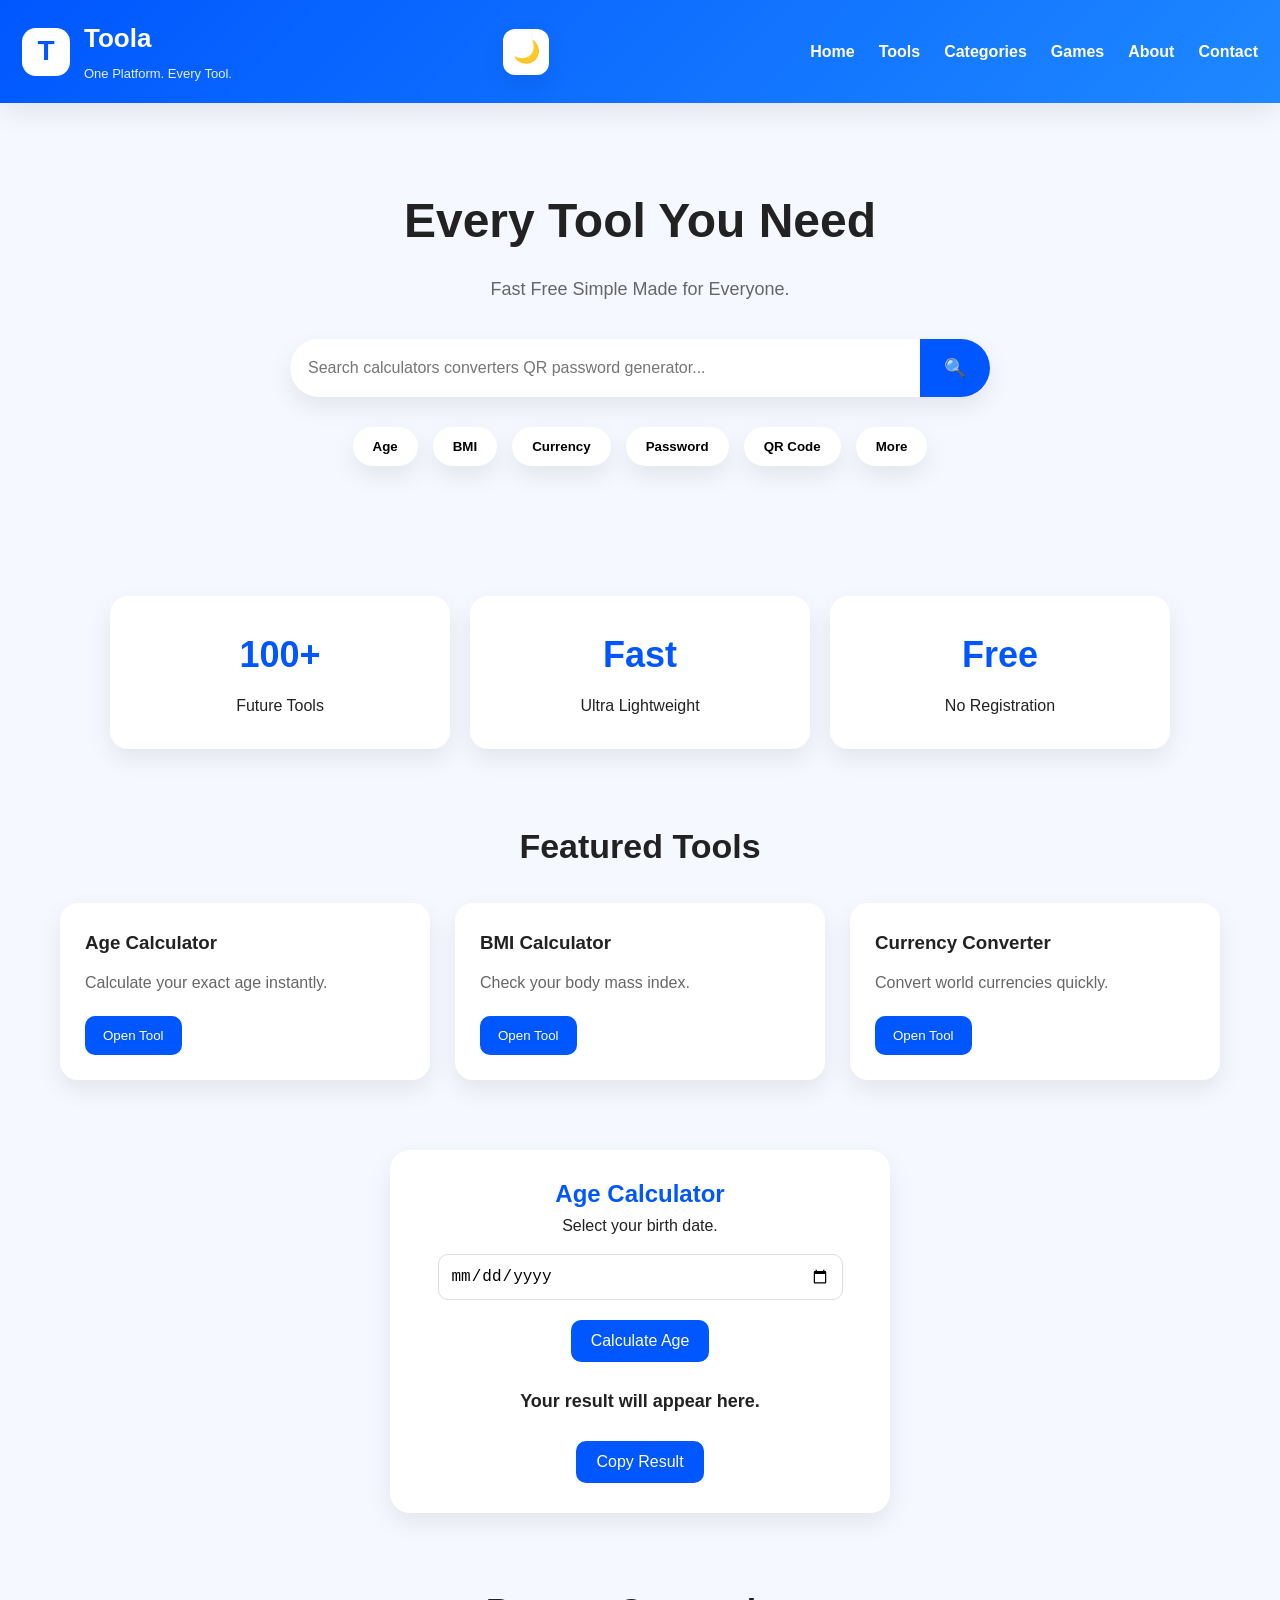
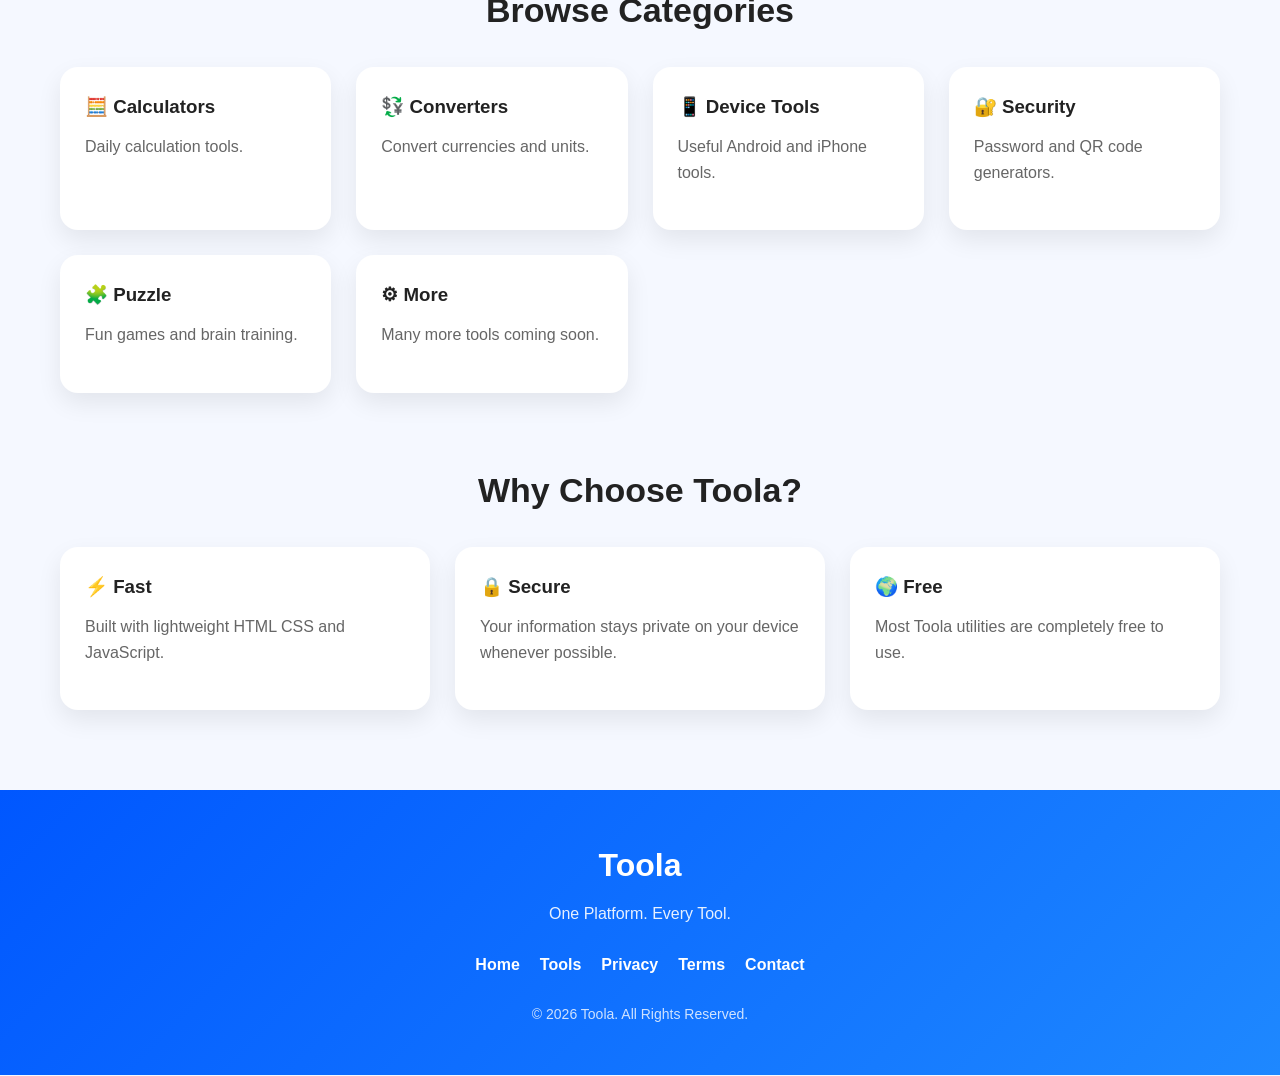
<file: index.html>
<!DOCTYPE html>
<html lang="en">

<head>

<meta charset="UTF-8">

<meta name="viewport" content="width=device-width, initial-scale=1.0">

<meta name="theme-color" content="#0057ff">

<meta name="description" content="Toola | One Platform. Every Tool.">

<meta name="keywords" content="Toola, Calculator, Converter, QR Code, Password Generator, BMI, Age Calculator">

<meta name="author" content="M Nasir Afridi">

<title>Toola | One Platform. Every Tool.</title>

<link rel="stylesheet" href="assets/css/style.css">

</head>

<body>

<header>

<div class="logo">

<div class="logoIcon">T</div>

<div>

<h2>Toola</h2>

<span>One Platform. Every Tool.</span>

</div>

</div>

<div class="headerButtons">

<button id="darkModeButton" type="button">🌙</button>

<button id="menuButton" type="button">☰</button>

</div>

<nav id="navigation">

<a href="#">Home</a>

<a href="#">Tools</a>

<a href="#">Categories</a>

<a href="#">Games</a>

<a href="#">About</a>

<a href="#">Contact</a>

</nav>

</header>

<section class="hero">

<div class="heroContent">

<h1>Every Tool You Need</h1>

<p>Fast Free Simple Made for Everyone.</p>

<div class="searchBox">

<input
type="search"
id="search"
placeholder="Search calculators converters QR password generator..."
>

<button type="button">🔍</button>

</div>

<div class="quickTools">

<button type="button">Age</button>

<button type="button">BMI</button>

<button type="button">Currency</button>

<button type="button">Password</button>

<button type="button">QR Code</button>

<button type="button">More</button>

</div>

</div>

</section>

<section class="stats">

<div class="stat">

<h2>100+</h2>

<p>Future Tools</p>

</div>

<div class="stat">

<h2>Fast</h2>

<p>Ultra Lightweight</p>

</div>

<div class="stat">

<h2>Free</h2>

<p>No Registration</p>

</div>

</section>

<section class="featured">

<h2>Featured Tools</h2>

<div class="grid">

<div class="card">

<h3>Age Calculator</h3>

<p>Calculate your exact age instantly.</p>

<button type="button">Open Tool</button>

</div>

<div class="card">

<h3>BMI Calculator</h3>

<p>Check your body mass index.</p>

<button type="button">Open Tool</button>

</div>

<div class="card">

<h3>Currency Converter</h3>

<p>Convert world currencies quickly.</p>

<button type="button">Open Tool</button>

</div>

</div>

</section>

<section class="toolCard">

<h2>Age Calculator</h2>

<p>Select your birth date.</p>

<input type="date" id="birthDate">

<button id="calculateAge" type="button">

Calculate Age

</button>

<div id="ageResult">

Your result will appear here.

</div>

<button id="copyAge" type="button">

Copy Result

</button>

</section>
<section class="categories">

<h2>Browse Categories</h2>

<div class="grid">

<div class="card">
<h3>🧮 Calculators</h3>
<p>Daily calculation tools.</p>
</div>

<div class="card">
<h3>💱 Converters</h3>
<p>Convert currencies and units.</p>
</div>

<div class="card">
<h3>📱 Device Tools</h3>
<p>Useful Android and iPhone tools.</p>
</div>

<div class="card">
<h3>🔐 Security</h3>
<p>Password and QR code generators.</p>
</div>

<div class="card">
<h3>🧩 Puzzle</h3>
<p>Fun games and brain training.</p>
</div>

<div class="card">
<h3>⚙ More</h3>
<p>Many more tools coming soon.</p>
</div>

</div>

</section>

<section class="whyToola">

<h2>Why Choose Toola?</h2>

<div class="grid">

<div class="card">

<h3>⚡ Fast</h3>

<p>Built with lightweight HTML CSS and JavaScript.</p>

</div>

<div class="card">

<h3>🔒 Secure</h3>

<p>Your information stays private on your device whenever possible.</p>

</div>

<div class="card">

<h3>🌍 Free</h3>

<p>Most Toola utilities are completely free to use.</p>

</div>

</div>

</section>

<footer>

<div class="footerLogo">

<h2>Toola</h2>

<p>One Platform. Every Tool.</p>

</div>

<div class="footerLinks">

<a href="#">Home</a>

<a href="#">Tools</a>

<a href="#">Privacy</a>

<a href="#">Terms</a>

<a href="#">Contact</a>

</div>

<p class="copyright">

© 2026 Toola. All Rights Reserved.

</p>

</footer>

<script src="assets/js/app.js"></script>

</body>

  </html>
</file>
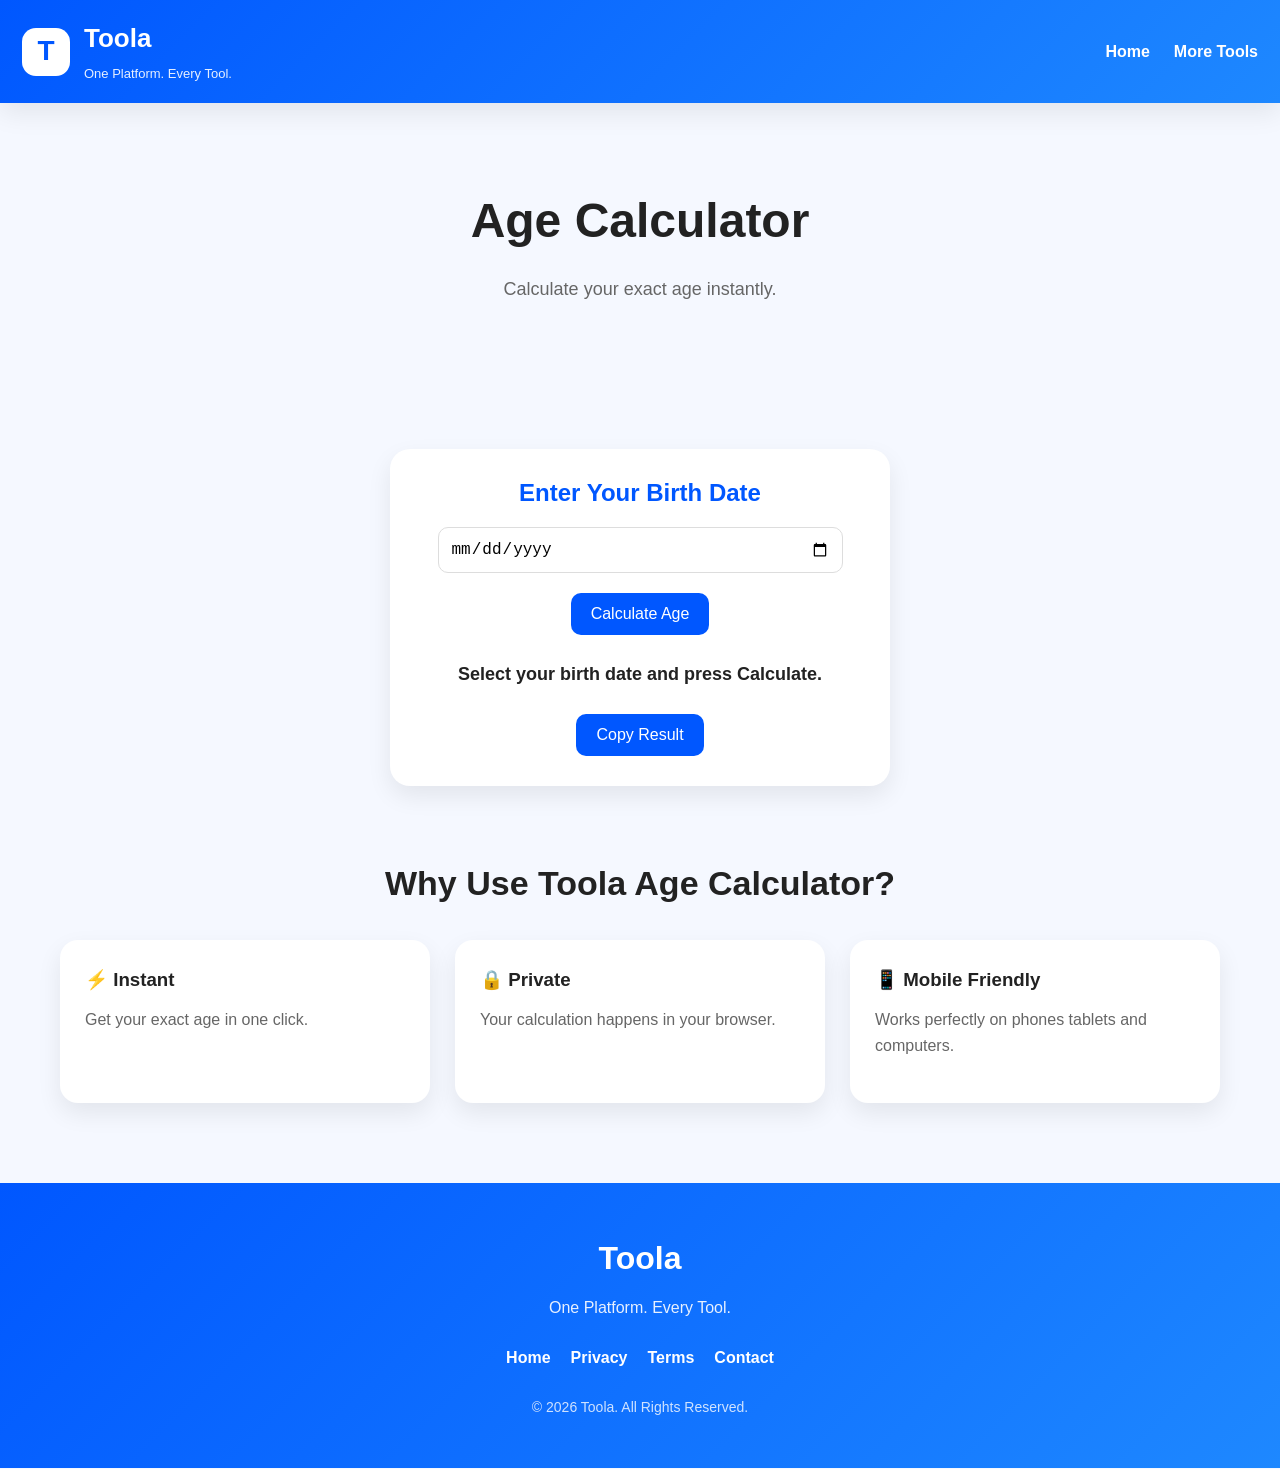
<file: tools/age-calculator.html>
<!DOCTYPE html>
<html lang="en">

<head>

<meta charset="UTF-8">

<meta name="viewport" content="width=device-width, initial-scale=1.0">

<meta name="theme-color" content="#0057ff">

<meta name="description" content="Free Age Calculator by Toola">

<title>Age Calculator | Toola</title>

<link rel="stylesheet" href="../assets/css/style.css">

</head>

<body>

<header>

<div class="logo">

<div class="logoIcon">T</div>

<div>

<h2>Toola</h2>

<span>One Platform. Every Tool.</span>

</div>

</div>

<nav>

<a href="../index.html">Home</a>

<a href="#">More Tools</a>

</nav>

</header>

<section class="hero">

<div class="heroContent">

<h1>Age Calculator</h1>

<p>

Calculate your exact age instantly.

</p>

</div>

</section>

<section class="toolCard">

<h2>Enter Your Birth Date</h2>

<input type="date" id="birthDate">

<button id="calculateAge" type="button">

Calculate Age

</button>

<div id="ageResult">

Select your birth date and press Calculate.

</div>

<button id="copyAge" type="button">

Copy Result

</button>

</section>
  <section class="whyToola">

<h2>Why Use Toola Age Calculator?</h2>

<div class="grid">

<div class="card">

<h3>⚡ Instant</h3>

<p>Get your exact age in one click.</p>

</div>

<div class="card">

<h3>🔒 Private</h3>

<p>Your calculation happens in your browser.</p>

</div>

<div class="card">

<h3>📱 Mobile Friendly</h3>

<p>Works perfectly on phones tablets and computers.</p>

</div>

</div>

</section>

<footer>

<div class="footerLogo">

<h2>Toola</h2>

<p>One Platform. Every Tool.</p>

</div>

<div class="footerLinks">

<a href="../index.html">Home</a>

<a href="#">Privacy</a>

<a href="#">Terms</a>

<a href="#">Contact</a>

</div>

<p class="copyright">

© 2026 Toola. All Rights Reserved.

</p>

</footer>

<script src="../assets/js/app.js"></script>

</body>

</html>
</file>
<file: assets/css/style.css>
*{
margin:0;
padding:0;
box-sizing:border-box;
}

:root{
--primary:#0057ff;
--secondary:#1e88ff;
--background:#f5f8ff;
--white:#ffffff;
--text:#222;
--shadow:0 10px 25px rgba(0,0,0,.08);
--radius:18px;
}

html{
scroll-behavior:smooth;
}

body{
font-family:Arial,Helvetica,sans-serif;
background:var(--background);
color:var(--text);
line-height:1.6;
}

img{
max-width:100%;
display:block;
}

a{
text-decoration:none;
color:inherit;
}

button{
cursor:pointer;
font-family:inherit;
transition:.3s;
}

button:hover{
transform:translateY(-2px);
}

header{
position:sticky;
top:0;
z-index:1000;
display:flex;
justify-content:space-between;
align-items:center;
padding:18px 22px;
background:linear-gradient(135deg,var(--primary),var(--secondary));
color:#fff;
box-shadow:var(--shadow);
}

.logo{
display:flex;
align-items:center;
gap:14px;
}

.logoIcon{
width:48px;
height:48px;
border-radius:14px;
background:#fff;
color:var(--primary);
display:flex;
justify-content:center;
align-items:center;
font-size:28px;
font-weight:bold;
}

.logo h2{
font-size:26px;
}

.logo span{
font-size:13px;
opacity:.9;
}

#menuButton{
display:none;
background:#fff;
color:var(--primary);
border:none;
width:46px;
height:46px;
border-radius:12px;
font-size:24px;
}

nav{
display:flex;
gap:24px;
}

nav a{
color:#fff;
font-weight:600;
transition:.3s;
}

nav a:hover{
opacity:.8;
}

.hero{
padding:80px 20px;
text-align:center;
max-width:1200px;
margin:auto;
}

.heroContent h1{
font-size:48px;
margin-bottom:15px;
font-weight:800;
}

.heroContent p{
font-size:18px;
color:#666;
margin-bottom:35px;
}

.searchBox{
display:flex;
justify-content:center;
align-items:center;
max-width:700px;
margin:0 auto 30px;
background:#fff;
border-radius:50px;
overflow:hidden;
box-shadow:var(--shadow);
}

.searchBox input{
flex:1;
padding:18px;
border:none;
outline:none;
font-size:16px;
background:transparent;
}

.searchBox button{
background:var(--primary);
color:#fff;
border:none;
padding:18px 24px;
font-size:18px;
}

.quickTools{
display:flex;
justify-content:center;
flex-wrap:wrap;
gap:15px;
margin-top:20px;
}

.quickTools button{
background:#fff;
border:none;
padding:12px 20px;
border-radius:30px;
box-shadow:var(--shadow);
font-weight:600;
}

.stats{
display:grid;
grid-template-columns:repeat(auto-fit,minmax(220px,1fr));
gap:20px;
max-width:1100px;
margin:50px auto;
padding:0 20px;
}

.stat{
background:#fff;
padding:30px;
border-radius:var(--radius);
text-align:center;
box-shadow:var(--shadow);
}

.stat h2{
font-size:36px;
color:var(--primary);
margin-bottom:10px;
}

.featured{
max-width:1200px;
margin:70px auto;
padding:0 20px;
}

.featured h2{
text-align:center;
margin-bottom:30px;
font-size:34px;
}

.grid{
display:grid;
grid-template-columns:repeat(auto-fit,minmax(260px,1fr));
gap:25px;
}

.card{
background:#fff;
padding:25px;
border-radius:var(--radius);
box-shadow:var(--shadow);
transition:.3s;
}

.card:hover{
transform:translateY(-8px);
}

.card h3{
margin-bottom:12px;
}

.card p{
margin-bottom:20px;
color:#666;
}

.card button{
background:var(--primary);
color:#fff;
border:none;
padding:12px 18px;
border-radius:10px;
  }

  .categories,
.whyToola{
max-width:1200px;
margin:70px auto;
padding:0 20px;
}

.categories h2,
.whyToola h2{
text-align:center;
font-size:34px;
margin-bottom:30px;
}

footer{
margin-top:80px;
background:linear-gradient(135deg,var(--primary),var(--secondary));
color:#fff;
padding:50px 20px;
text-align:center;
}

.footerLogo h2{
font-size:32px;
margin-bottom:10px;
}

.footerLogo p{
opacity:.9;
margin-bottom:25px;
}

.footerLinks{
display:flex;
justify-content:center;
flex-wrap:wrap;
gap:20px;
margin-bottom:25px;
}

.footerLinks a{
color:#fff;
font-weight:600;
transition:.3s;
}

.footerLinks a:hover{
opacity:.8;
}

.copyright{
font-size:14px;
opacity:.8;
}

@media(max-width:768px){

header{
padding:15px;
}

.logo h2{
font-size:22px;
}

.logo span{
display:none;
}

#menuButton{
display:block;
}

nav{
display:none;
position:absolute;
top:80px;
left:0;
width:100%;
background:linear-gradient(135deg,var(--primary),var(--secondary));
flex-direction:column;
padding:20px;
gap:18px;
}

.hero{
padding:60px 15px;
}

.heroContent h1{
font-size:34px;
}

.heroContent p{
font-size:16px;
}

.searchBox{
flex-direction:column;
border-radius:20px;
}

.searchBox input{
width:100%;
text-align:center;
}

.searchBox button{
width:100%;
}

.quickTools{
gap:10px;
}

.quickTools button{
width:48%;
}

.grid{
grid-template-columns:1fr;
}

.stats{
grid-template-columns:1fr;
}

.footerLinks{
flex-direction:column;
gap:12px;
}

}

html{
scroll-behavior:smooth;
}

.card,
.stat,
.quickTools button,
.searchBox,
button{
transition:all .3s ease;
  }
#darkModeButton{
background:#ffffff;
color:#0057ff;
border:none;
width:46px;
height:46px;
border-radius:12px;
font-size:22px;
margin-left:10px;
box-shadow:var(--shadow);
}

.darkMode{
background:#111827;
color:#f3f4f6;
}

.darkMode .card,
.darkMode .stat,
.darkMode .searchBox,
.darkMode .quickTools button{
background:#1f2937;
color:#ffffff;
}

.darkMode input{
color:#ffffff;
background:transparent;
}
/* Age Calculator */

.toolCard{
background:#ffffff;
padding:25px;
margin:30px auto;
max-width:500px;
border-radius:20px;
box-shadow:var(--shadow);
text-align:center;
}

.toolCard h2{
color:#0057ff;
}

.toolCard input{
width:90%;
padding:12px;
margin:15px 0;
border-radius:10px;
border:1px solid #ddd;
font-size:16px;
}

.toolCard button{
background:#0057ff;
color:white;
border:none;
padding:12px 20px;
border-radius:10px;
cursor:pointer;
margin:5px;
font-size:16px;
}

#ageResult{
margin:20px 0;
font-size:18px;
font-weight:bold;
}
</file>
